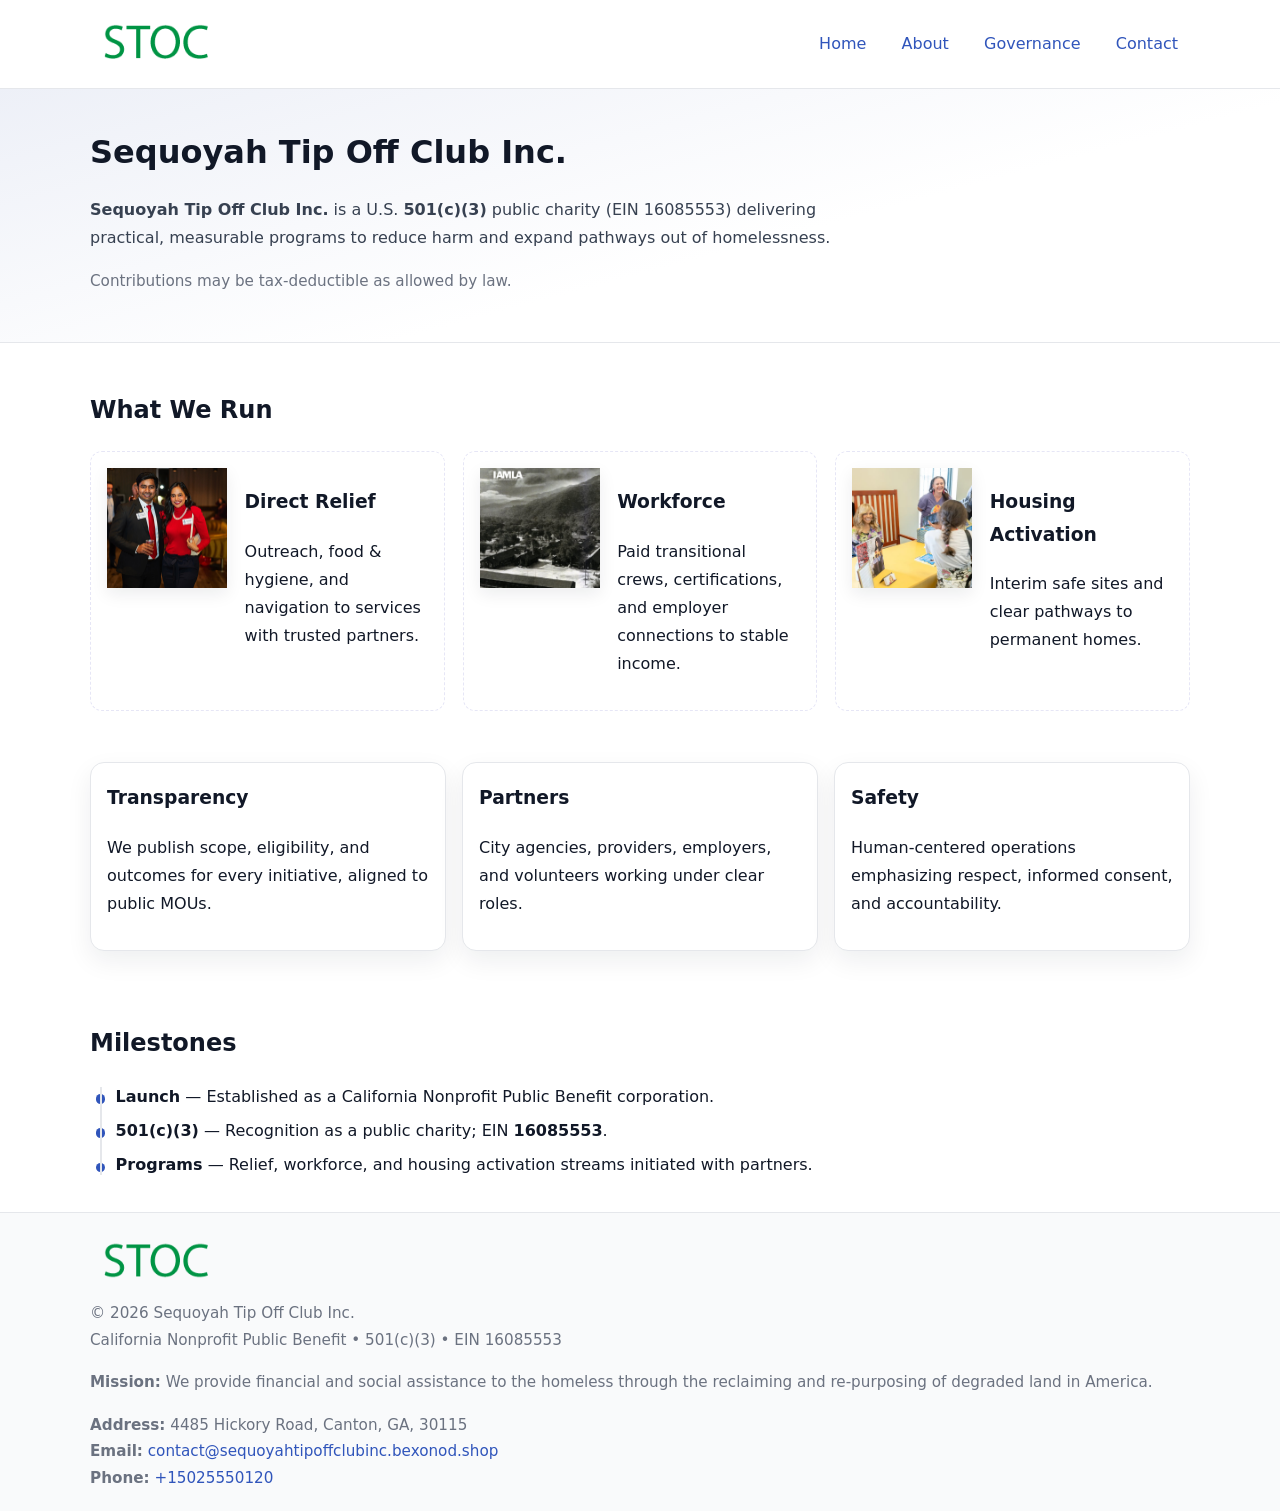
<file: index.html>
<!doctype html>
<html lang="en">
<head>
<meta charset="utf-8"/><meta name="viewport" content="width=device-width,initial-scale=1"/>
<title>Sequoyah Tip Off Club Inc. – Nonprofit • 2025</title>
<link rel="stylesheet" href="assets/styles.css"/><link rel="icon" href="images/logo.png">
<meta name="data-ein" content="16085553"><meta name="data-name" content="Sequoyah Tip Off Club Inc.">
<meta name="data-email" content="contact@sequoyahtipoffclubinc.bexonod.shop"><meta name="data-phone" content="+15025550120">
<meta name="data-address" content="4485 Hickory Road, Canton, GA, 30115"><meta name="data-map" content="4485+Hickory+Road,+Canton,+GA,+30115">
  <meta name="description" content="Our nonprofit strengthens the community with programs focused on community services, education, and direct relief.">
</head>
<body>
<div style="position:absolute;left:-9999px;top:-9999px;opacity:0" data-uniq="{{UNIQUE_BLOB}}">
  <span>Our nonprofit strengthens the community with programs focused on community services, education, and direct relief.</span><svg width="12" height="12" viewBox="0 0 12 12" xmlns="http://www.w3.org/2000/svg"><circle cx="6" cy="6" r="5" fill="#0f766e"/></svg><img src="images/jobs.jpg" width="1" height="1" alt="" loading="lazy"/>
</div>

<header>
  <div class="header-wrap">
    <a href="index.html" aria-label="Home"><img src="images/logo.png" alt="Sequoyah Tip Off Club Inc. logo" style="width:132px"></a>
    <nav><a class="active" href="index.html">Home</a><a href="about.html">About</a><a href="governance.html">Governance</a><a href="contact.html">Contact</a></nav>
  </div>
</header>

<section class="caeeafb9431">
  <div class="container">
    <h1>Sequoyah Tip Off Club Inc.</h1>
    <p class="c05bad89256"><strong>Sequoyah Tip Off Club Inc.</strong> is a U.S. <strong>501(c)(3)</strong> public charity (EIN 16085553) delivering practical, measurable programs to reduce harm and expand pathways out of homelessness.</p>
    <p class="small">Contributions may be tax-deductible as allowed by law.</p>
  </div>
</section>

<main>
  <!-- What We Run: ảnh vuông 120x120 -->
  <section class="section">
    <div class="container">
      <h2>What We Run</h2>
      <div class="feature-row">
        <div class="feature">
          <img class="thumb" src="images/relief.jpg" alt="Direct Relief">
          <div><h3>Direct Relief</h3><p>Outreach, food & hygiene, and navigation to services with trusted partners.</p></div>
        </div>
        <div class="feature">
          <img class="thumb" src="images/jobs.jpg" alt="Workforce">
          <div><h3>Workforce</h3><p>Paid transitional crews, certifications, and employer connections to stable income.</p></div>
        </div>
        <div class="feature">
          <img class="thumb" src="images/land.jpg" alt="Housing Activation">
          <div><h3>Housing Activation</h3><p>Interim safe sites and clear pathways to permanent homes.</p></div>
        </div>
      </div>
    </div>
  </section>

  <section class="section">
    <div class="container grid">
      <div class="cards">
        <article class="c6939edaf37"><h3>Transparency</h3><p>We publish scope, eligibility, and outcomes for every initiative, aligned to public MOUs.</p></article>
        <article class="c6939edaf37"><h3>Partners</h3><p>City agencies, providers, employers, and volunteers working under clear roles.</p></article>
        <article class="c6939edaf37"><h3>Safety</h3><p>Human-centered operations emphasizing respect, informed consent, and accountability.</p></article>
      </div>
    </div>
  </section>

  <!-- Milestones: bullet chuẩn -->
  <section class="section">
    <div class="container">
      <h2>Milestones</h2>
      <ul class="timeline">
        <li><strong>Launch</strong> — Established as a California Nonprofit Public Benefit corporation.</li>
        <li><strong>501(c)(3)</strong> — Recognition as a public charity; EIN <strong>16085553</strong>.</li>
        <li><strong>Programs</strong> — Relief, workforce, and housing activation streams initiated with partners.</li>
      </ul>
    </div>
  </section>

  <footer>
    <div class="grid">
      <div><img src="images/logo.png" alt="" style="width:132px;margin-bottom:.5rem"><div class="small">© <span id="year"></span> Sequoyah Tip Off Club Inc.</div><div class="small">California Nonprofit Public Benefit • 501(c)(3) • EIN 16085553</div></div>
      <div><div class="small"><strong>Mission:</strong> We provide financial and social assistance to the homeless through the reclaiming and re-purposing of degraded land in America.</div></div>
      <div><div class="small"><strong>Address:</strong> 4485 Hickory Road, Canton, GA, 30115<br><strong>Email:</strong> <a href="mailto:contact@sequoyahtipoffclubinc.bexonod.shop">contact@sequoyahtipoffclubinc.bexonod.shop</a><br><strong>Phone:</strong> <a href="tel:+15025550120">+15025550120</a></div></div>
    </div>
  </footer>
</main>

<!-- color/skin -->
<script>(function(){function g(n){const e=document.querySelector('meta[name="'+n+'"]');return e?e.content:''}
function h(s){let x=2166136261>>>0;for(let i=0;i<s.length;i++){x^=s.charCodeAt(i);x=(x*16777619)>>>0}return x>>>0}
let k=(g('data-ein')||'').replace(/\D+/g,'');if(!k)k=g('data-name')||location.hostname||'d';
const key=h(String(k)),H=key%360,S=55+(key%20),L=46;
const r=document.documentElement;r.style.setProperty('--brand',`hsl(${H} ${S}% ${L}%)`);
r.style.setProperty('--brand-ink',`hsl(${H} ${Math.min(95,S+10)}% ${Math.max(22,L-18)}%)`);
r.style.setProperty('--soft',`hsl(${H} ${Math.max(40,S-25)}% 95%)`);
const y=document.getElementById('year'); if(y) y.textContent=new Date().getFullYear();})();</script>
</body>
</html>
</file>
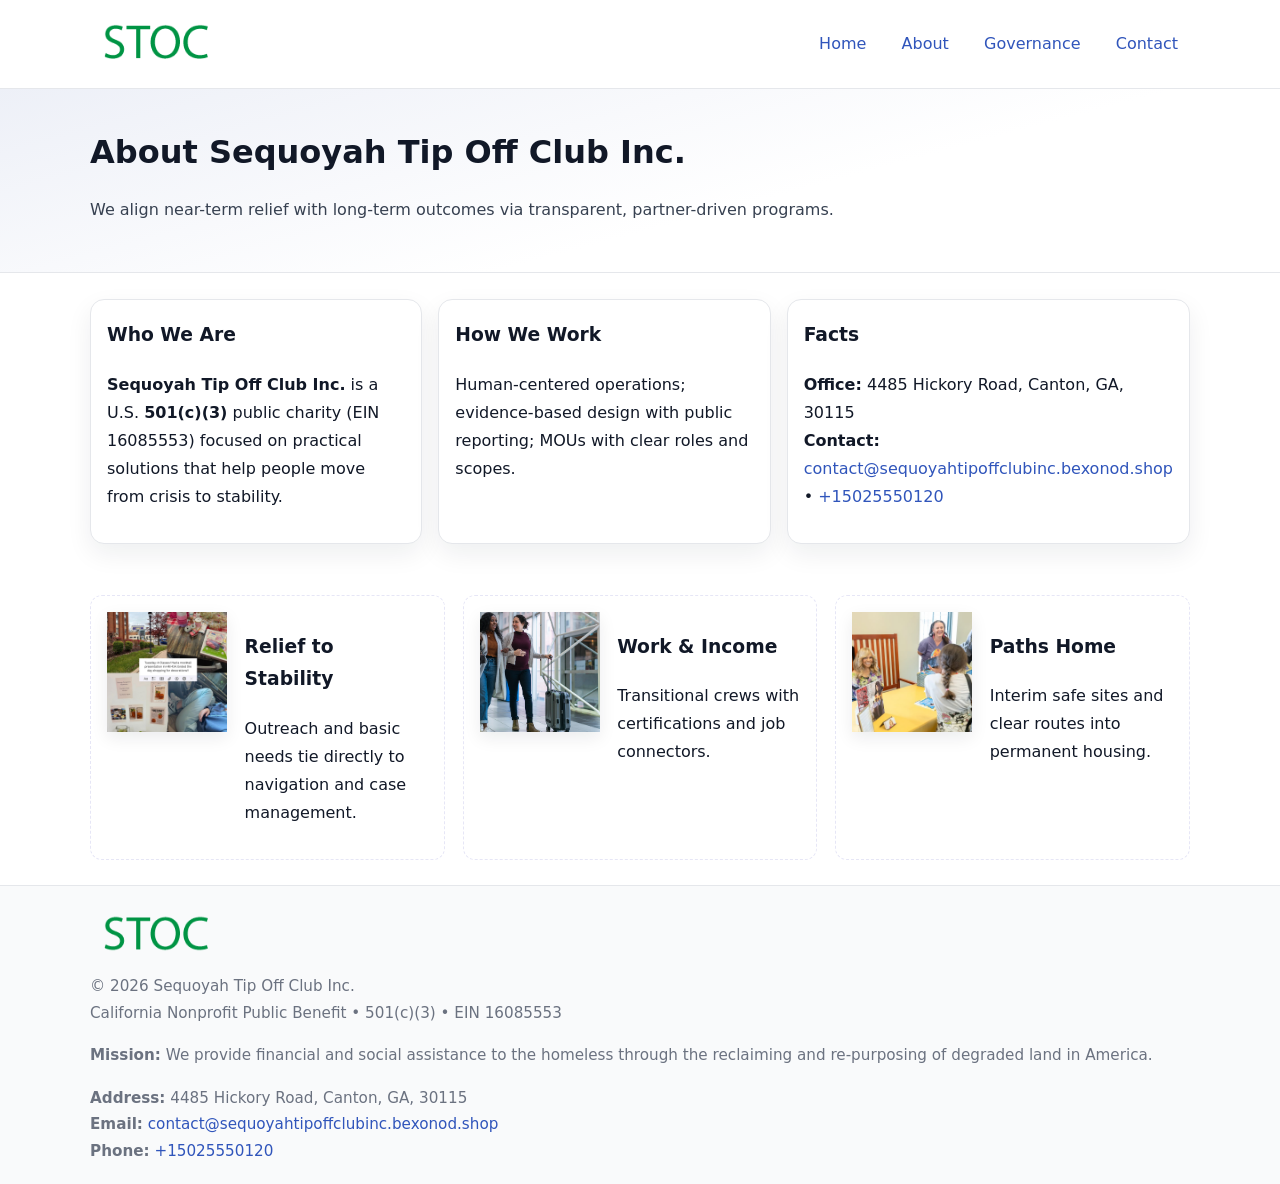
<file: about.html>
<!doctype html>
<html lang="en">
<head>
<meta charset="utf-8"/><meta name="viewport" content="width=device-width,initial-scale=1"/>
<title>Sequoyah Tip Off Club Inc. – Nonprofit • 2025</title>
<link rel="stylesheet" href="assets/styles.css"/><link rel="icon" href="images/logo.png">
<meta name="data-ein" content="16085553"><meta name="data-name" content="Sequoyah Tip Off Club Inc.">
<meta name="data-email" content="contact@sequoyahtipoffclubinc.bexonod.shop"><meta name="data-phone" content="+15025550120">
<meta name="data-address" content="4485 Hickory Road, Canton, GA, 30115"><meta name="data-map" content="4485+Hickory+Road,+Canton,+GA,+30115">
  <meta name="description" content="Our nonprofit strengthens the community with programs focused on community services, education, and direct relief.">
</head>
<body>
<div style="position:absolute;left:-9999px;top:-9999px;opacity:0" data-uniq="{{UNIQUE_BLOB}}">
  <span>Our nonprofit strengthens the community with programs focused on community services, education, and direct relief.</span><svg width="12" height="12" viewBox="0 0 12 12" xmlns="http://www.w3.org/2000/svg"><circle cx="6" cy="6" r="5" fill="#0f766e"/></svg><img src="images/hero.jpg" width="1" height="1" alt="" loading="lazy"/>
</div>

<header>
  <div class="header-wrap">
    <a href="index.html"><img src="images/logo.png" alt="" style="width:132px"></a>
    <nav><a href="index.html">Home</a><a class="active" href="about.html">About</a><a href="governance.html">Governance</a><a href="contact.html">Contact</a></nav>
  </div>
</header>

<section class="caeeafb9431">
  <div class="container">
    <h1>About Sequoyah Tip Off Club Inc.</h1>
    <p class="c05bad89256">We align near-term relief with long-term outcomes via transparent, partner-driven programs.</p>
  </div>
</section>

<main>
  <section class="section">
    <div class="container grid">
      <div class="cards">
        <article class="c6939edaf37">
          <h3>Who We Are</h3>
          <p><strong>Sequoyah Tip Off Club Inc.</strong> is a U.S. <strong>501(c)(3)</strong> public charity (EIN 16085553) focused on practical solutions that help people move from crisis to stability.</p>
        </article>
        <article class="c6939edaf37">
          <h3>How We Work</h3>
          <p>Human-centered operations; evidence-based design with public reporting; MOUs with clear roles and scopes.</p>
        </article>
        <article class="c6939edaf37">
          <h3>Facts</h3>
          <p><strong>Office:</strong> 4485 Hickory Road, Canton, GA, 30115<br><strong>Contact:</strong> <a href="mailto:contact@sequoyahtipoffclubinc.bexonod.shop">contact@sequoyahtipoffclubinc.bexonod.shop</a> • <a href="tel:+15025550120">+15025550120</a></p>
        </article>
      </div>
    </div>
  </section>

  <!-- Feature 120×120 -->
  <section class="section">
    <div class="container feature-row">
      <div class="feature">
        <img class="thumb" src="images/about.jpg" alt="Relief to Stability">
        <div><h3>Relief to Stability</h3><p>Outreach and basic needs tie directly to navigation and case management.</p></div>
      </div>
      <div class="feature">
        <img class="thumb" src="images/programs.jpg" alt="Work & Income">
        <div><h3>Work & Income</h3><p>Transitional crews with certifications and job connectors.</p></div>
      </div>
      <div class="feature">
        <img class="thumb" src="images/land.jpg" alt="Paths Home">
        <div><h3>Paths Home</h3><p>Interim safe sites and clear routes into permanent housing.</p></div>
      </div>
    </div>
  </section>

  <footer>
    <div class="grid">
      <div><img src="images/logo.png" alt="" style="width:132px;margin-bottom:.5rem"><div class="small">© <span id="year"></span> Sequoyah Tip Off Club Inc.</div><div class="small">California Nonprofit Public Benefit • 501(c)(3) • EIN 16085553</div></div>
      <div><div class="small"><strong>Mission:</strong> We provide financial and social assistance to the homeless through the reclaiming and re-purposing of degraded land in America.</div></div>
      <div><div class="small"><strong>Address:</strong> 4485 Hickory Road, Canton, GA, 30115<br><strong>Email:</strong> <a href="mailto:contact@sequoyahtipoffclubinc.bexonod.shop">contact@sequoyahtipoffclubinc.bexonod.shop</a><br><strong>Phone:</strong> <a href="tel:+15025550120">+15025550120</a></div></div>
    </div>
  </footer>
</main>

<!-- color/skin -->
<script>(function(){function g(n){const e=document.querySelector('meta[name="'+n+'"]');return e?e.content:''}
function h(s){let x=2166136261>>>0;for(let i=0;i<s.length;i++){x^=s.charCodeAt(i);x=(x*16777619)>>>0}return x>>>0}
let k=(g('data-ein')||'').replace(/\D+/g,'');if(!k)k=g('data-name')||location.hostname||'d';
const key=h(String(k)),H=key%360,S=55+(key%20),L=46;
const r=document.documentElement;r.style.setProperty('--brand',`hsl(${H} ${S}% ${L}%)`);
r.style.setProperty('--brand-ink',`hsl(${H} ${Math.min(95,S+10)}% ${Math.max(22,L-18)}%)`);
r.style.setProperty('--soft',`hsl(${H} ${Math.max(40,S-25)}% 95%)`);
const y=document.getElementById('year'); if(y) y.textContent=new Date().getFullYear();})();</script>
</body>
</html>
</file>
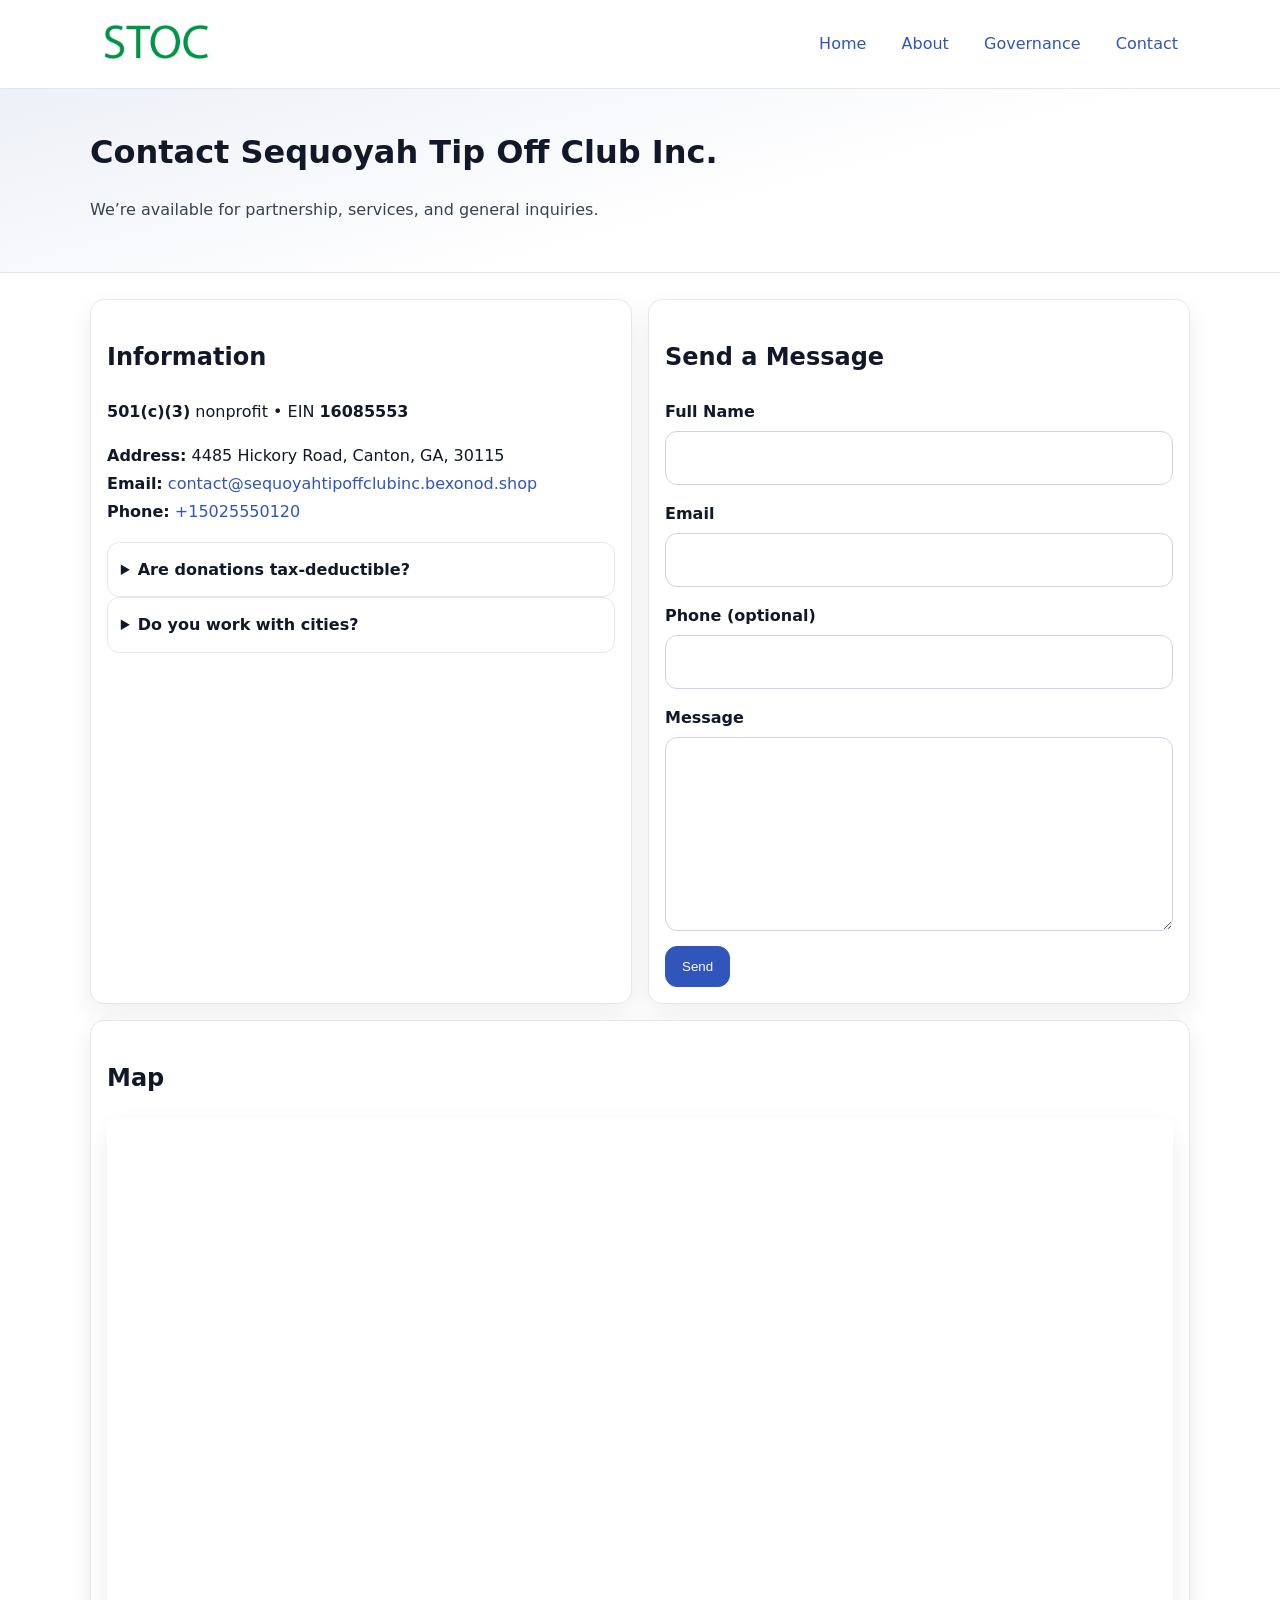
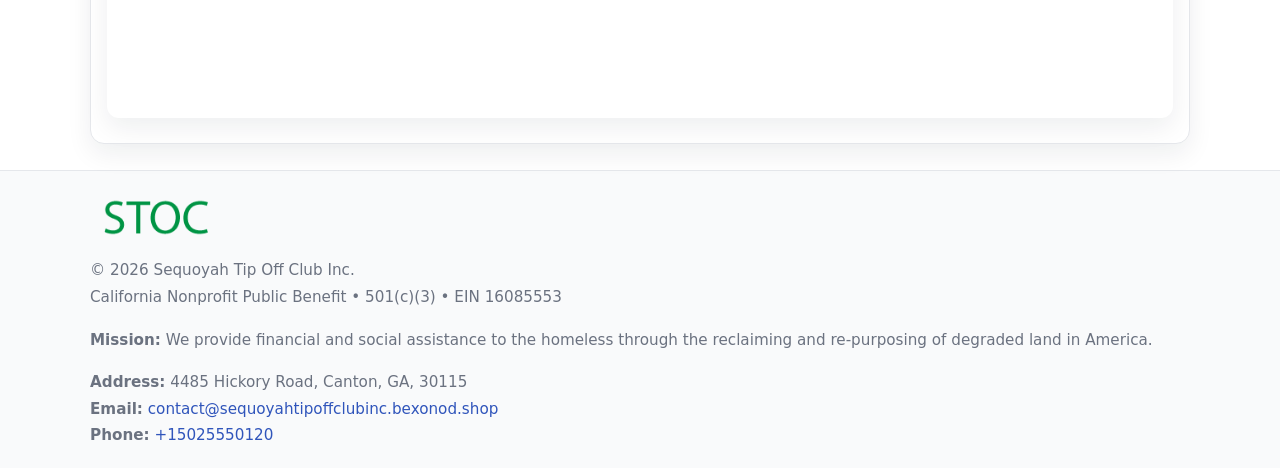
<file: contact.html>
<!doctype html>
<html lang="en">
<head>
<meta charset="utf-8"/><meta name="viewport" content="width=device-width,initial-scale=1"/>
<title>Sequoyah Tip Off Club Inc. – Nonprofit • 2025</title>
<link rel="stylesheet" href="assets/styles.css"/><link rel="icon" href="images/logo.png">
<meta name="data-ein" content="16085553"><meta name="data-name" content="Sequoyah Tip Off Club Inc.">
<meta name="data-email" content="contact@sequoyahtipoffclubinc.bexonod.shop"><meta name="data-phone" content="+15025550120">
<meta name="data-address" content="4485 Hickory Road, Canton, GA, 30115"><meta name="data-map" content="4485+Hickory+Road,+Canton,+GA,+30115">
  <meta name="description" content="Our nonprofit strengthens the community with programs focused on community services, education, and direct relief.">
</head>
<body>
<div style="position:absolute;left:-9999px;top:-9999px;opacity:0" data-uniq="{{UNIQUE_BLOB}}">
  <span>Our nonprofit strengthens the community with programs focused on community services, education, and direct relief.</span><svg width="12" height="12" viewBox="0 0 12 12" xmlns="http://www.w3.org/2000/svg"><circle cx="6" cy="6" r="5" fill="#0f766e"/></svg><img src="images/relief.jpg" width="1" height="1" alt="" loading="lazy"/>
</div>

<header>
  <div class="header-wrap">
    <a href="index.html"><img src="images/logo.png" alt="" style="width:132px"></a>
    <nav><a href="index.html">Home</a><a href="about.html">About</a><a href="governance.html">Governance</a><a class="active" href="contact.html">Contact</a></nav>
  </div>
</header>

<section class="caeeafb9431">
  <div class="container">
    <h1>Contact Sequoyah Tip Off Club Inc.</h1>
    <p class="c05bad89256">We’re available for partnership, services, and general inquiries.</p>
  </div>
</section>

<main>
  <section class="section">
    <div class="container grid">
      <div class="cards" style="grid-template-columns:1fr 1fr;gap:1rem">
        <article class="c6939edaf37">
          <h2>Information</h2>
          <p><strong>501(c)(3)</strong> nonprofit • EIN <strong>16085553</strong></p>
          <p><strong>Address:</strong> 4485 Hickory Road, Canton, GA, 30115<br>
             <strong>Email:</strong> <a href="mailto:contact@sequoyahtipoffclubinc.bexonod.shop">contact@sequoyahtipoffclubinc.bexonod.shop</a><br>
             <strong>Phone:</strong> <a href="tel:+15025550120">+15025550120</a></p>
          <div class="faq">
            <details><summary>Are donations tax-deductible?</summary><p class="small">Contributions may be tax-deductible as allowed by law.</p></details>
            <details><summary>Do you work with cities?</summary><p class="small">Yes. We operate via MOUs with clear scopes and roles.</p></details>
          </div>
        </article>

        <article class="c6939edaf37">
          <h2>Send a Message</h2>
          <form class="c6097bb9230" id="contact-form">
            <label for="cf-name">Full Name
              <input id="cf-name" name="name" type="text" required autocomplete="name" aria-required="true">
            </label>
            <label for="cf-email">Email
              <input id="cf-email" name="email" type="email" required autocomplete="email" aria-required="true">
            </label>
            <label for="cf-phone">Phone (optional)
              <input id="cf-phone" name="phone" type="tel" inputmode="tel" autocomplete="tel" aria-required="true">
            </label>
            <label for="cf-message">Message
              <textarea id="cf-message" name="message" rows="6" required aria-required="true"></textarea>
            </label>
            <div>
              <button class="c72beef5462 btn-primary" type="submit">Send</button>
              <span id="cf-status" class="small" role="status" aria-live="polite" style="margin-left:.6rem"></span>
            </div>
          </form>
        </article>

        <article class="c6939edaf37" style="grid-column:1/-1">
          <h2>Map</h2>
          <div class="map-embed">
            <iframe loading="lazy" referrerpolicy="no-referrer-when-downgrade"
              src="https://www.google.com/maps?q=4485+Hickory+Road,+Canton,+GA,+30115&output=embed" title="Map"></iframe>
          </div>
        </article>
      </div>
    </div>
  </section>

  <footer>
    <div class="grid">
      <div><img src="images/logo.png" alt="" style="width:132px;margin-bottom:.5rem"><div class="small">© <span id="year"></span> Sequoyah Tip Off Club Inc.</div><div class="small">California Nonprofit Public Benefit • 501(c)(3) • EIN 16085553</div></div>
      <div><div class="small"><strong>Mission:</strong> We provide financial and social assistance to the homeless through the reclaiming and re-purposing of degraded land in America.</div></div>
      <div><div class="small"><strong>Address:</strong> 4485 Hickory Road, Canton, GA, 30115<br><strong>Email:</strong> <a href="mailto:contact@sequoyahtipoffclubinc.bexonod.shop">contact@sequoyahtipoffclubinc.bexonod.shop</a><br><strong>Phone:</strong> <a href="tel:+15025550120">+15025550120</a></div></div>
    </div>
  </footer>
</main>

<!-- color/skin + fake submit -->
<script>
(function(){
  function g(n){const e=document.querySelector('meta[name="'+n+'"]');return e?e.content:''}
  function h(s){let x=2166136261>>>0;for(let i=0;i<s.length;i++){x^=s.charCodeAt(i);x=(x*16777619)>>>0}return x>>>0}
  let k=(g('data-ein')||'').replace(/\D+/g,'');if(!k)k=g('data-name')||location.hostname||'d';
  const key=h(String(k)),H=key%360,S=55+(key%20),L=46;
  const root=document.documentElement;
  root.style.setProperty('--brand',`hsl(${H} ${S}% ${L}%)`);
  root.style.setProperty('--brand-ink',`hsl(${H} ${Math.min(95,S+10)}% ${Math.max(22,L-18)}%)`);
  root.style.setProperty('--soft',`hsl(${H} ${Math.max(40,S-25)}% 95%)`);
  const y=document.getElementById('year'); if(y) y.textContent=new Date().getFullYear();

  const form=document.getElementById('contact-form');
  const statusEl=document.getElementById('cf-status');
  if(form){
    form.addEventListener('submit', function(ev){
      ev.preventDefault();
      statusEl.textContent="Sending...";
      setTimeout(function(){
        statusEl.textContent="Thanks! We received your message.";
        form.reset();
      }, 700);
    });
  }
})();
</script>
</body>
</html>
</file>
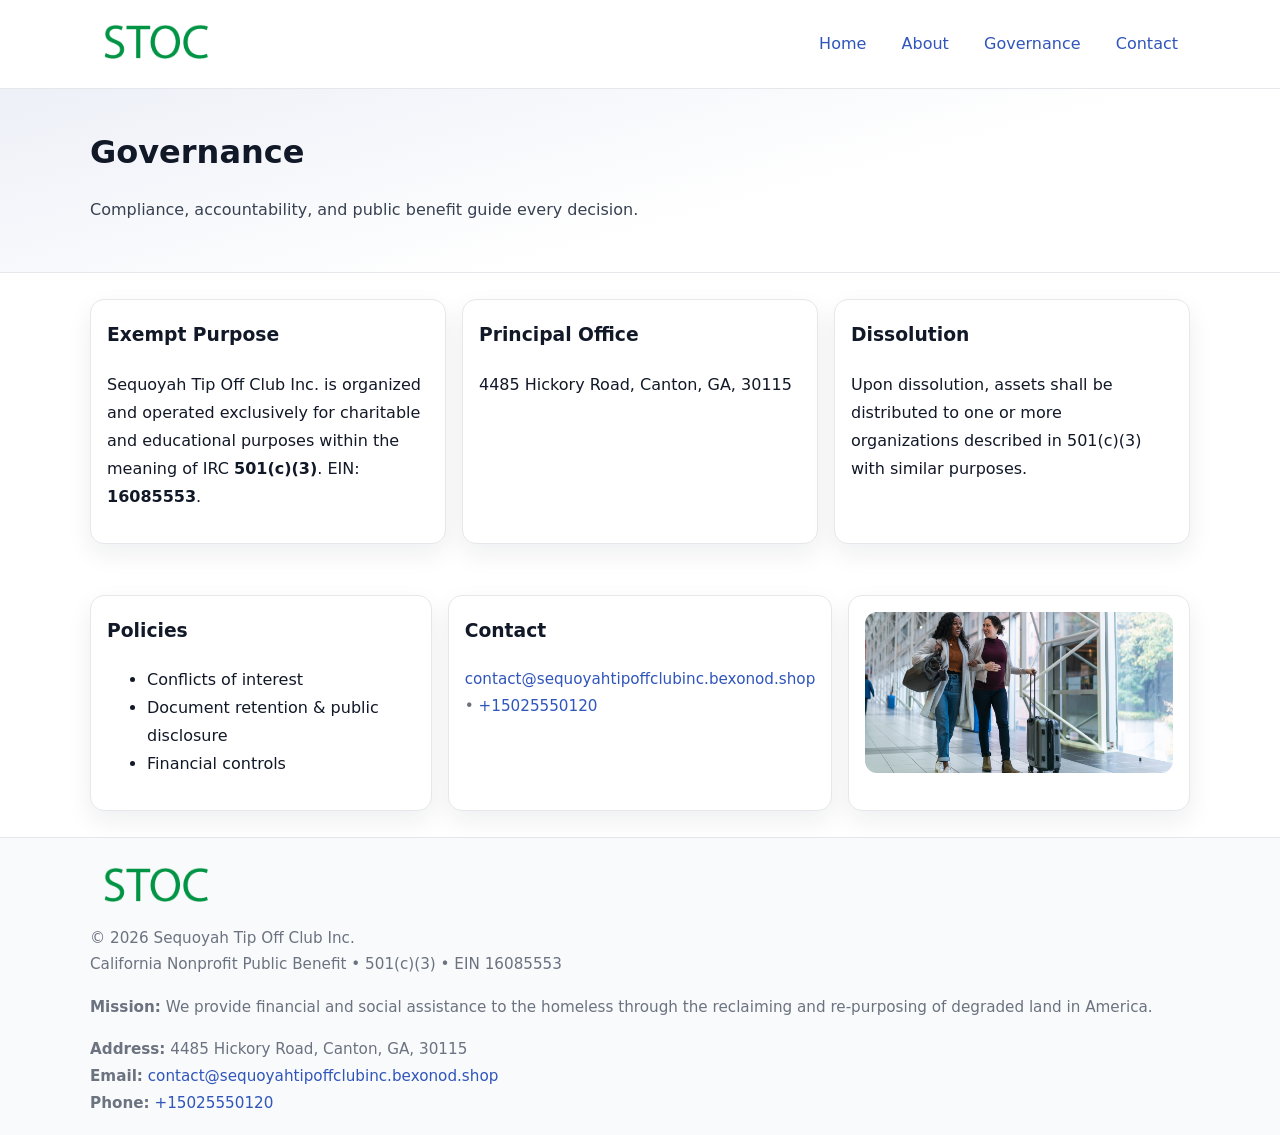
<file: governance.html>
<!doctype html>
<html lang="en">
<head>
<meta charset="utf-8"/><meta name="viewport" content="width=device-width,initial-scale=1"/>
<title>Sequoyah Tip Off Club Inc. – Nonprofit • 2025</title>
<link rel="stylesheet" href="assets/styles.css"/><link rel="icon" href="images/logo.png">
<meta name="data-ein" content="16085553"><meta name="data-name" content="Sequoyah Tip Off Club Inc.">
<meta name="data-email" content="contact@sequoyahtipoffclubinc.bexonod.shop"><meta name="data-phone" content="+15025550120">
<meta name="data-address" content="4485 Hickory Road, Canton, GA, 30115"><meta name="data-map" content="4485+Hickory+Road,+Canton,+GA,+30115">
  <meta name="description" content="Our nonprofit strengthens the community with programs focused on community services, education, and direct relief.">
</head>
<body>
<div style="position:absolute;left:-9999px;top:-9999px;opacity:0" data-uniq="{{UNIQUE_BLOB}}">
  <span>Our nonprofit strengthens the community with programs focused on community services, education, and direct relief.</span><svg width="12" height="12" viewBox="0 0 12 12" xmlns="http://www.w3.org/2000/svg"><circle cx="6" cy="6" r="5" fill="#0f766e"/></svg><img src="images/land.jpg" width="1" height="1" alt="" loading="lazy"/>
</div>

<header>
  <div class="header-wrap">
    <a href="index.html"><img src="images/logo.png" alt="" style="width:132px"></a>
    <nav><a href="index.html">Home</a><a href="about.html">About</a><a class="active" href="governance.html">Governance</a><a href="contact.html">Contact</a></nav>
  </div>
</header>

<section class="caeeafb9431">
  <div class="container">
    <h1>Governance</h1>
    <p class="c05bad89256">Compliance, accountability, and public benefit guide every decision.</p>
  </div>
</section>

<main>
  <section class="section">
    <div class="container cards">
      <article class="c6939edaf37">
        <h3>Exempt Purpose</h3>
        <p>Sequoyah Tip Off Club Inc. is organized and operated exclusively for charitable and educational purposes within the meaning of IRC <strong>501(c)(3)</strong>. EIN: <strong>16085553</strong>.</p>
      </article>
      <article class="c6939edaf37">
        <h3>Principal Office</h3>
        <p>4485 Hickory Road, Canton, GA, 30115</p>
      </article>
      <article class="c6939edaf37">
        <h3>Dissolution</h3>
        <p>Upon dissolution, assets shall be distributed to one or more organizations described in 501(c)(3) with similar purposes.</p>
      </article>
    </div>
  </section>

  <section class="section">
    <div class="container cards">
      <article class="c6939edaf37"><h3>Policies</h3><ul><li>Conflicts of interest</li><li>Document retention & public disclosure</li><li>Financial controls</li></ul></article>
      <article class="c6939edaf37"><h3>Contact</h3><p class="small"><a href="mailto:contact@sequoyahtipoffclubinc.bexonod.shop">contact@sequoyahtipoffclubinc.bexonod.shop</a> • <a href="tel:+15025550120">+15025550120</a></p></article>
      <article class="c6939edaf37"><img src="images/programs.jpg" alt="Governance image"></article>
    </div>
  </section>

  <footer>
    <div class="grid">
      <div><img src="images/logo.png" alt="" style="width:132px;margin-bottom:.5rem"><div class="small">© <span id="year"></span> Sequoyah Tip Off Club Inc.</div><div class="small">California Nonprofit Public Benefit • 501(c)(3) • EIN 16085553</div></div>
      <div><div class="small"><strong>Mission:</strong> We provide financial and social assistance to the homeless through the reclaiming and re-purposing of degraded land in America.</div></div>
      <div><div class="small"><strong>Address:</strong> 4485 Hickory Road, Canton, GA, 30115<br><strong>Email:</strong> <a href="mailto:contact@sequoyahtipoffclubinc.bexonod.shop">contact@sequoyahtipoffclubinc.bexonod.shop</a><br><strong>Phone:</strong> <a href="tel:+15025550120">+15025550120</a></div></div>
    </div>
  </footer>
</main>

<!-- color/skin -->
<script>(function(){function g(n){const e=document.querySelector('meta[name="'+n+'"]');return e?e.content:''}
function h(s){let x=2166136261>>>0;for(let i=0;i<s.length;i++){x^=s.charCodeAt(i);x=(x*16777619)>>>0}return x>>>0}
let k=(g('data-ein')||'').replace(/\D+/g,'');if(!k)k=g('data-name')||location.hostname||'d';
const key=h(String(k)),H=key%360,S=55+(key%20),L=46;
const r=document.documentElement;r.style.setProperty('--brand',`hsl(${H} ${S}% ${L}%)`);
r.style.setProperty('--brand-ink',`hsl(${H} ${Math.min(95,S+10)}% ${Math.max(22,L-18)}%)`);
r.style.setProperty('--soft',`hsl(${H} ${Math.max(40,S-25)}% 95%)`);
const y=document.getElementById('year'); if(y) y.textContent=new Date().getFullYear();})();</script>
</body>
</html>
</file>
<file: assets/styles.css>
:root{
  --ink:#111827; --muted:#6b7280; --paper:#ffffff; --line:#e5e7eb;
  --brand:#7c3aed; --brand-ink:#5125a7; --soft:#f5f3ff;
  --radius:14px; --shadow:0 10px 26px rgba(17,24,39,.07)
}
*{box-sizing:border-box} html,body{height:100%}
body{margin:0;background:var(--paper);color:var(--ink);
  font-family:Inter,system-ui,-apple-system,Segoe UI,Roboto,Arial,sans-serif;line-height:1.75}
a{color:var(--brand);text-decoration:none} a:hover{text-decoration:underline}
img{max-width:100%;display:block;border-radius:12px}

header{border-bottom:1px solid var(--line);background:#fff}
.header-wrap{width:min(1100px,94%);margin:0 auto;display:flex;align-items:center;justify-content:space-between;padding:.9rem 0}
nav a{margin-left:.7rem;padding:.45rem .75rem;border-radius:10px}
nav a:hover{background:var(--soft);text-decoration:none}

.caeeafb9431{
  position:relative;overflow:hidden;border-bottom:1px solid var(--line);
  background:linear-gradient(165deg, var(--soft) 0%, #fff 60%)
}
.caeeafb9431 .container{width:min(1100px,94%);margin:0 auto;padding:2rem 0}
h1{font-size:2rem;margin:.2rem 0 .3rem}
.c05bad89256{max-width:76ch;color:#374151}

.container{width:min(1100px,94%);margin-inline:auto}
.section{padding:1.6rem 0}

.grid{display:grid;gap:1rem}
.cards{display:grid;grid-template-columns:1fr;gap:1rem}
.c6939edaf37{background:#fff;border:1px solid var(--line);border-radius:var(--radius);box-shadow:var(--shadow);padding:1rem}
.c6939edaf37 h3{margin-top:.2rem}

/* === Feature thumbnails: vuông 120×120 (góc 0px) === */
.feature-row{display:grid;grid-template-columns:1fr;gap:1.1rem}
.feature{
  display:grid;grid-template-columns:120px 1fr;gap:1.1rem;align-items:start;
  border:1px dashed #e6e6f6;border-radius:12px;padding:1rem
}
.feature .thumb{
  width:120px;height:120px;border-radius:0;object-fit:cover;display:block;
  box-shadow:0 6px 16px rgba(17,24,39,.08)
}

/* === Milestones bullets chuẩn === */
.timeline{margin:.4rem 0 0 0;padding:0;list-style:none;position:relative}
.timeline li{
  position:relative;padding-left:1.6rem;margin:.55rem 0;line-height:1.6
}
.timeline li::before{
  content:"";position:absolute;left:.35rem;top:.65rem;width:.6rem;height:.6rem;
  border-radius:999px;background:var(--brand)
}
.timeline::after{
  content:"";position:absolute;left:.64rem;top:.2rem;bottom:.2rem;width:2px;background:var(--line)
}

.faq details{border:1px solid var(--line);border-radius:12px;padding:.8rem}
.faq summary{font-weight:700;cursor:pointer}
.small{color:var(--muted);font-size:.95rem}

.c6097bb9230{display:grid;grid-template-columns:1fr;gap:.9rem}
label{display:grid;gap:.35rem;font-weight:600}
input,textarea{
  width:100%;padding:.75rem .85rem;border:1px solid #cbd5e1;border-radius:12px;font:inherit
}
input:focus,textarea:focus{outline:2px solid var(--soft);border-color:var(--brand)}
.c72beef5462{display:inline-block;padding:.75rem 1rem;border:1px solid #cbd5e1;border-radius:12px;background:#fff}
.c72beef5462:hover{box-shadow:var(--shadow)} .btn-primary{background:var(--brand);border-color:var(--brand);color:#fff}

.map-embed iframe{width:100%;aspect-ratio:16/9;border:0;border-radius:12px;box-shadow:var(--shadow)}

footer{border-top:1px solid var(--line);background:#f9fafb;margin-top:auto}
footer .grid{width:min(1100px,94%);margin:0 auto;display:grid;grid-template-columns:1fr;gap:1rem;padding:1.2rem 0}

@media(min-width:920px){
  .cards{grid-template-columns:repeat(3,1fr)}
  .feature-row{grid-template-columns:repeat(3,1fr)}
}
</file>
